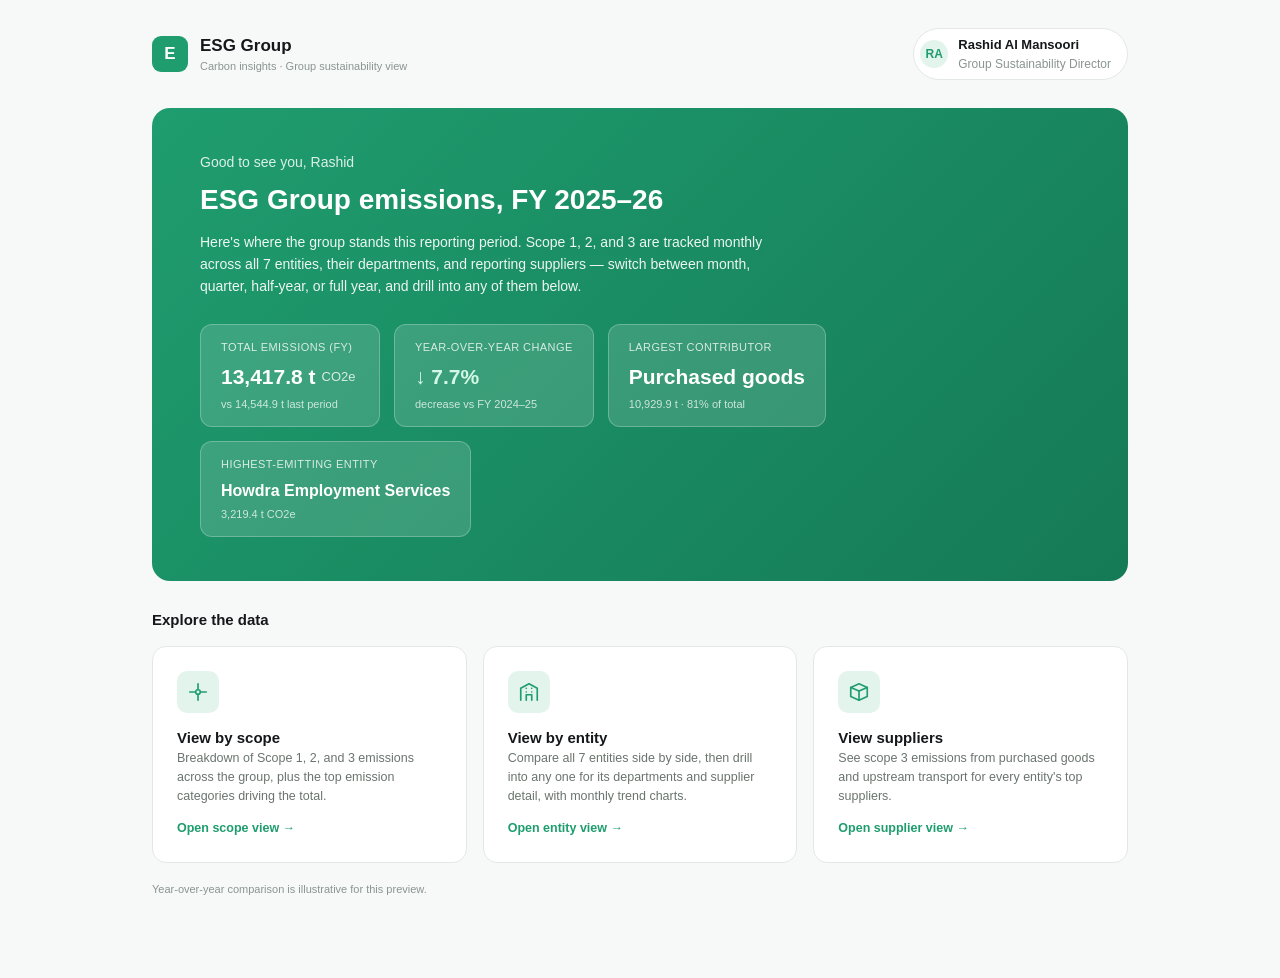
<file: index.html>
<!DOCTYPE html>
<html lang="en">
<head>
<meta charset="UTF-8">
<title>ESG Group - Welcome</title>
<meta name="viewport" content="width=device-width, initial-scale=1.0">
<link rel="stylesheet" href="landing_style.css">
</head>
<body>
<div class="wrap">
  <div class="topbar">
    <div class="brand">
      <div class="logo">E</div>
      <div>
        <div class="name">ESG Group</div>
        <div class="sub">Carbon insights &middot; Group sustainability view</div>
      </div>
    </div>
    <div class="user-chip">
      <div class="avatar">RA</div>
      <div>
        <div style="font-size:13px;font-weight:700;color:#14181a">Rashid Al Mansoori</div>
        <div class="role">Group Sustainability Director</div>
      </div>
    </div>
  </div>

  <div class="landing-hero">
    <div class="greeting">Good to see you, Rashid</div>
    <h1>ESG Group emissions, FY 2025&ndash;26</h1>
    <div class="desc">Here's where the group stands this reporting period. Scope 1, 2, and 3 are tracked monthly across all 7 entities, their departments, and reporting suppliers &mdash; switch between month, quarter, half-year, or full year, and drill into any of them below.</div>

    <div class="highlight-row">
      <div class="highlight-pill">
        <div class="hl-label">Total emissions (FY)</div>
        <div class="hl-value">13,417.8 t <span style="font-size:13px;font-weight:400;opacity:.8">CO2e</span></div>
        <div class="hl-sub">vs 14,544.9 t last period</div>
      </div>
      <div class="highlight-pill">
        <div class="hl-label">Year-over-year change</div>
        <div class="hl-value trend-down">&darr; 7.7%</div>
        <div class="hl-sub">decrease vs FY 2024&ndash;25</div>
      </div>
      <div class="highlight-pill">
        <div class="hl-label">Largest contributor</div>
        <div class="hl-value">Purchased goods</div>
        <div class="hl-sub">10,929.9 t &middot; 81% of total</div>
      </div>
      <div class="highlight-pill">
        <div class="hl-label">Highest-emitting entity</div>
        <div class="hl-value" style="font-size:16px">Howdra Employment Services</div>
        <div class="hl-sub">3,219.4 t CO2e</div>
      </div>
    </div>
  </div>

  <div class="section-title" style="font-size:15px;margin-bottom:14px">Explore the data</div>
  <div class="entry-cards">
    <a class="entry-card" href="esg_group_app.html#scope">
      <div class="icon-wrap"><svg viewBox="0 0 24 24" fill="none" stroke="currentColor" stroke-width="1.8" stroke-linecap="round" stroke-linejoin="round"><path d="M3 12h6m6 0h6M12 3v6m0 6v6"/><circle cx="12" cy="12" r="2.5"/></svg></div>
      <div>
        <div class="ec-title">View by scope</div>
        <div class="ec-desc">Breakdown of Scope 1, 2, and 3 emissions across the group, plus the top emission categories driving the total.</div>
      </div>
      <div class="ec-cta">Open scope view &rarr;</div>
    </a>
    <a class="entry-card" href="esg_group_app.html#entities">
      <div class="icon-wrap"><svg viewBox="0 0 24 24" fill="none" stroke="currentColor" stroke-width="1.8" stroke-linecap="round" stroke-linejoin="round"><path d="M3 21V8l9-5 9 5v13"/><path d="M9 21v-6h6v6"/><path d="M9 12h.01M15 12h.01M9 8h.01M15 8h.01"/></svg></div>
      <div>
        <div class="ec-title">View by entity</div>
        <div class="ec-desc">Compare all 7 entities side by side, then drill into any one for its departments and supplier detail, with monthly trend charts.</div>
      </div>
      <div class="ec-cta">Open entity view &rarr;</div>
    </a>
    <a class="entry-card" href="esg_group_app.html#suppliers">
      <div class="icon-wrap"><svg viewBox="0 0 24 24" fill="none" stroke="currentColor" stroke-width="1.8" stroke-linecap="round" stroke-linejoin="round"><path d="M3 7l9-4 9 4-9 4-9-4z"/><path d="M3 7v10l9 4 9-4V7"/><path d="M12 11v10"/></svg></div>
      <div>
        <div class="ec-title">View suppliers</div>
        <div class="ec-desc">See scope 3 emissions from purchased goods and upstream transport for every entity's top suppliers.</div>
      </div>
      <div class="ec-cta">Open supplier view &rarr;</div>
    </a>
  </div>

  <div style="font-size:11px;color:#8a9590;margin-top:18px">Year-over-year comparison is illustrative for this preview.</div>
</div>
</body>
</html>
</file>
<file: landing_style.css>
* { box-sizing: border-box; margin: 0; padding: 0; }
body { background: #f7f9f8; color: #1a1f1c; font-family: -apple-system, "Segoe UI", Roboto, sans-serif; line-height: 1.5; }
.wrap { max-width: 1040px; margin: 0 auto; padding: 28px 32px 80px; }
a { color: inherit; text-decoration: none; }

.topbar { display: flex; align-items: center; justify-content: space-between; margin-bottom: 28px; }
.brand { display: flex; align-items: center; gap: 12px; }
.brand .logo { width: 36px; height: 36px; border-radius: 9px; background: #1f9d6f; display: flex; align-items: center; justify-content: center; font-weight: 700; color: #fff; font-size: 17px; }
.brand .name { font-size: 17px; font-weight: 700; color: #14181a; }
.brand .sub { font-size: 11px; color: #8a9590; }
.user-chip { display: flex; align-items: center; gap: 10px; background: #fff; border: 1px solid #e3e8e5; border-radius: 30px; padding: 6px 16px 6px 6px; }
.user-chip .avatar { width: 28px; height: 28px; border-radius: 50%; background: #e3f4ec; color: #1f9d6f; display: flex; align-items: center; justify-content: center; font-size: 12px; font-weight: 700; }
.user-chip .role { font-size: 12px; color: #8a9590; }

.landing-hero { background: linear-gradient(135deg, #1f9d6f 0%, #157a56 100%); border-radius: 18px; padding: 44px 48px; color: #fff; margin-bottom: 28px; position: relative; overflow: hidden; }
.landing-hero .greeting { font-size: 14px; opacity: 0.85; margin-bottom: 6px; }
.landing-hero h1 { color: #fff; font-size: 28px; margin-bottom: 10px; }
.landing-hero .desc { font-size: 14px; opacity: 0.92; max-width: 600px; line-height: 1.6; margin-bottom: 26px; }

.highlight-row { display: flex; gap: 14px; flex-wrap: wrap; }
.highlight-pill { background: rgba(255,255,255,0.14); border: 1px solid rgba(255,255,255,0.25); border-radius: 12px; padding: 14px 20px; min-width: 180px; }
.highlight-pill .hl-label { font-size: 11px; opacity: 0.8; text-transform: uppercase; letter-spacing: 0.04em; margin-bottom: 6px; }
.highlight-pill .hl-value { font-size: 21px; font-weight: 700; display: flex; align-items: center; gap: 6px; }
.highlight-pill .hl-sub { font-size: 11px; opacity: 0.75; margin-top: 3px; }
.trend-down { color: #d4f8e8; }
.trend-up { color: #ffe0c2; }

.entry-cards { display: grid; grid-template-columns: repeat(3, 1fr); gap: 16px; margin-bottom: 8px; }
.entry-card { background: #fff; border: 1px solid #e3e8e5; border-radius: 14px; padding: 24px; display: flex; flex-direction: column; gap: 14px; transition: border-color .15s, transform .15s; }
.entry-card:hover { border-color: #1f9d6f; transform: translateY(-2px); }
.entry-card .icon-wrap { width: 42px; height: 42px; border-radius: 10px; background: #e3f4ec; display: flex; align-items: center; justify-content: center; color: #1f9d6f; }
.entry-card .icon-wrap svg { width: 22px; height: 22px; }
.entry-card .ec-title { font-size: 15px; font-weight: 700; color: #14181a; }
.entry-card .ec-desc { font-size: 12.5px; color: #6a746e; line-height: 1.5; }
.entry-card .ec-cta { font-size: 12.5px; color: #1f9d6f; font-weight: 600; display: flex; align-items: center; gap: 5px; margin-top: auto; }

.section-title { font-size: 14px; font-weight: 700; margin-bottom: 14px; color: #14181a; }
</file>
